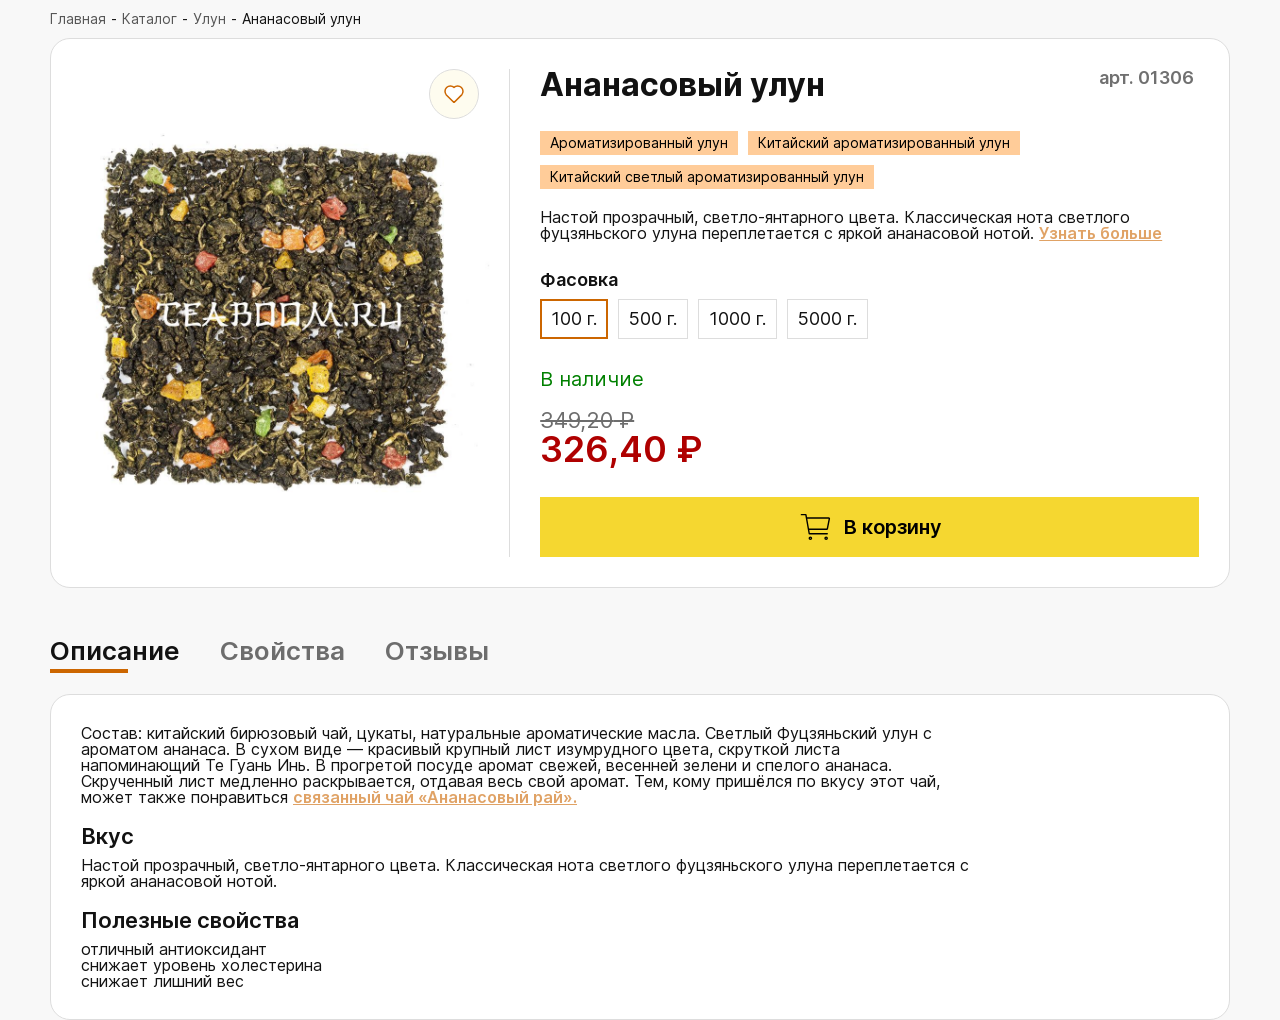
<file: teaboom/index.html>
<!DOCTYPE html>
<html lang="ru">
  <head>
    <meta charset="utf-8" />
    <title>
      Купить Ананасовый улун в Москве по доступной цене — интернет-магазин
      &quot;Чайный Бум&quot;
    </title>
    <meta name="description" content="Startpack project" />
    <meta name="viewport" content="width=device-width, initial-scale=1.0" />
    <link
      rel="shortcut icon"
      href="img/favicon/favicon.ico"
      type="image/x-icon"
    />
    <link href="css/rest.css" type="text/css" rel="stylesheet" />
    <link href="css/swiper.css" type="text/css" rel="stylesheet" />
    <link href="css/style.min.css" type="text/css" rel="stylesheet" />
  </head>

  <body>
    <div class="wrapper">
      <main>
        <ul
          itemscope=""
          itemtype="http://schema.org/BreadcrumbList"
          id="breadcrumbs"
          class="breadcrumbs container"
        >
          <li
            itemscope=""
            itemprop="itemListElement"
            itemtype="http://schema.org/ListItem"
          >
            <a itemprop="item" href="/"><span itemprop="name">Главная</span></a>
            <meta itemprop="position" content="1" />
          </li>
          <span class="define">-</span>
          <li
            itemscope=""
            itemprop="itemListElement"
            itemtype="http://schema.org/ListItem"
          >
            <a itemprop="item" href="/"><span itemprop="name">Каталог</span></a>
            <meta itemprop="position" content="2" />
          </li>
          <span class="define">-</span>
          <li
            itemscope=""
            itemprop="itemListElement"
            itemtype="http://schema.org/ListItem"
          >
            <a itemprop="item" href="/"><span itemprop="name">Улун</span></a>
            <meta itemprop="position" content="3" />
          </li>
          <span class="define">-</span>
          <li
            itemscope=""
            itemprop="itemListElement"
            itemtype="http://schema.org/ListItem"
          >
            <span itemprop="name">Ананасовый улун</span>
            <meta itemprop="position" content="4" />
          </li>
        </ul>
        <section class="product container">
          <div class="product__block">
            <div class="product__photo">
              <div class="product__fav">
                <svg
                  width="20"
                  height="18"
                  viewBox="0 0 20 18"
                  fill="none"
                  xmlns="http://www.w3.org/2000/svg"
                >
                  <path
                    fill-rule="evenodd"
                    clip-rule="evenodd"
                    d="M9.993 2.34691C9.0387 1.50883 7.78328 1 6.40796 1C3.42122 1 1 3.3997 1 6.35988C1 7.723 1.50639 8.9742 2.35199 9.92L10 17.5L17.4216 10.1444L17.641 9.9131C18.4866 8.9672 19 7.723 19 6.35988C19 3.3997 16.5788 1 13.592 1C12.2167 1 10.9613 1.50883 10.007 2.34692L10 2.33998L9.993 2.34691Z"
                    fill="#fff"
                    stroke="#8695AC"
                    stroke-width="1.5"
                  ></path>
                </svg>
              </div>
              <div class="product__photo-big swiper-slider">
                <div class="swiper-wrapper">
                  <img
                    class="product__img swiper-slide"
                    src="img/product.jpg"
                    alt="Ананасовый улун"
                  />
                  <img
                    class="product__img swiper-slide"
                    src="img/product.jpg"
                    alt="Ананасовый улун"
                  />
                  <img
                    class="product__img swiper-slide"
                    src="img/product.jpg"
                    alt="Ананасовый улун"
                  />
                </div>
                <div class="product__photo-big-prev">
                  <svg
                    width="24"
                    height="24"
                    viewBox="0 0 24 24"
                    fill="none"
                    xmlns="http://www.w3.org/2000/svg"
                  >
                    <path
                      d="M9.56982 18.0703L3.49982 12.0003L9.56982 5.93031"
                      stroke="black"
                      stroke-width="1.5"
                      stroke-miterlimit="10"
                      stroke-linecap="round"
                      stroke-linejoin="round"
                    ></path>
                    <path
                      opacity="0.4"
                      d="M20.5 12L3.67 12"
                      stroke="black"
                      stroke-width="1.5"
                      stroke-miterlimit="10"
                      stroke-linecap="round"
                      stroke-linejoin="round"
                    ></path>
                  </svg>
                </div>
                <div class="product__photo-big-next">
                  <svg
                    width="24"
                    height="24"
                    viewBox="0 0 24 24"
                    fill="none"
                    xmlns="http://www.w3.org/2000/svg"
                  >
                    <path
                      d="M14.4302 18.0703L20.5002 12.0003L14.4302 5.93031"
                      stroke="black"
                      stroke-width="1.5"
                      stroke-miterlimit="10"
                      stroke-linecap="round"
                      stroke-linejoin="round"
                    ></path>
                    <path
                      opacity="0.4"
                      d="M3.5 12L20.33 12"
                      stroke="black"
                      stroke-width="1.5"
                      stroke-miterlimit="10"
                      stroke-linecap="round"
                      stroke-linejoin="round"
                    ></path>
                  </svg>
                </div>
              </div>
            </div>
            <div class="product__info">
              <div class="product__info-top">
                <h1 class="product__info-top-title">Ананасовый улун</h1>
                <div class="product__info-top-article">
                  арт. <span>01306</span>
                </div>
              </div>
              <div class="product__info-tags">
                <a href="">Ароматизированный улун</a>
                <a href="">Китайский ароматизированный улун</a>
                <a href="">Китайский светлый ароматизированный улун</a>
              </div>
              <div class="product__info-description">
                Настой прозрачный, светло-янтарного цвета. Классическая нота
                светлого фуцзяньского улуна переплетается c яркой ананасовой
                нотой. <a href="#tabs-product" class="scroll">Узнать больше</a>
              </div>
              <div class="product__info-pack">
                <div class="product__info-pack-title">Фасовка</div>
                <div class="product__info-pack-list">
                  <div class="product__info-pack-item _active">
                    <input
                      type="radio"
                      name="pack"
                      value="100 г."
                      checked="checked"
                    />
                    <input type="hidden" name="article" value="01306" />
                    <input type="hidden" name="price" value="326,40" />
                    <input type="hidden" name="oldprice" value="349,20" />
                    100 г.
                  </div>
                  <div class="product__info-pack-item">
                    <input type="radio" name="pack" value="500 г." />
                    <input type="hidden" name="article" value="01307" />
                    <input type="hidden" name="price" value="1 432" />
                    <input type="hidden" name="oldprice" value="1 646" />
                    500 г.
                  </div>
                  <div class="product__info-pack-item">
                    <input type="radio" name="pack" value="1000 г." />
                    <input type="hidden" name="article" value="01308" />
                    <input type="hidden" name="price" value="2 064" />
                    <input type="hidden" name="oldprice" value="2 592" />
                    1000 г.
                  </div>
                  <div class="product__info-pack-item">
                    <input type="radio" name="pack" value="5000 г." />
                    <input type="hidden" name="article" value="01309" />
                    <input type="hidden" name="price" value="6 320" />
                    <input type="hidden" name="oldprice" value="8 710" />
                    5000 г.
                  </div>
                </div>
              </div>
              <div class="product__info-bottom">
                <div class="product__info-bottom-availability">В наличие</div>
                <del class="product__info-bottom-oldprice">
                  <span>349,20</span> ₽
                </del>
                <div class="product__info-bottom-price">
                  <span>326,40</span> ₽
                </div>
                <form action="#" method="post">
                  <input type="hidden" name="article_cart" value="01309" />
                  <button class="product__info-bottom-cart">
                    <svg
                      width="36px"
                      height="36px"
                      xmlns="http://www.w3.org/2000/svg"
                      class="ionicon"
                      viewBox="0 0 512 512"
                    >
                      <circle
                        cx="176"
                        cy="416"
                        r="16"
                        fill="none"
                        stroke="#000"
                        stroke-linecap="round"
                        stroke-linejoin="round"
                        stroke-width="20"
                      ></circle>
                      <circle
                        cx="400"
                        cy="416"
                        r="16"
                        fill="none"
                        stroke="#000"
                        stroke-linecap="round"
                        stroke-linejoin="round"
                        stroke-width="20"
                      ></circle>
                      <path
                        fill="none"
                        stroke="#000"
                        stroke-linecap="round"
                        stroke-linejoin="round"
                        stroke-width="20"
                        d="M48 80h64l48 272h256"
                      ></path>
                      <path
                        d="M160 288h249.44a8 8 0 007.85-6.43l28.8-144a8 8 0 00-7.85-9.57H128"
                        fill="none"
                        stroke="#000"
                        stroke-linecap="round"
                        stroke-linejoin="round"
                        stroke-width="20"
                      ></path>
                    </svg>
                    В корзину
                  </button>
                  <a href="#" class="product__info-bottom-link"
                    >Перейти в корзину</a
                  >
                </form>
              </div>
            </div>
          </div>
        </section>
        <section id="tabs-product" class="tabs-product container">
          <div class="tabs-product__top">
            <span class="_active">Описание</span>
            <span>Свойства</span>
            <span>Отзывы</span>
          </div>
          <div class="tabs-product__bottom">
            <div class="tabs-product__bottom-item">
              <p>
                Состав: китайский бирюзовый чай, цукаты, натуральные
                ароматические масла. Светлый Фуцзяньский улун с ароматом
                ананаса. В сухом виде — красивый крупный лист изумрудного цвета,
                скруткой листа напоминающий&nbsp;Те Гуань Инь. В прогретой
                посуде аромат свежей, весенней зелени и спелого ананаса.
                Скрученный лист медленно раскрывается, отдавая весь свой аромат.
                Тем, кому пришёлся по вкусу этот чай, может также
                понравиться&nbsp;<a href="#">связанный чай «Ананасовый рай».</a>
              </p>
              <h3>Вкус</h3>
              <p>
                Настой прозрачный,&nbsp;светло-янтарного цвета. Классическая
                нота светлого фуцзяньского улуна переплетается c яркой
                ананасовой нотой.
              </p>
              <h3>Полезные свойства</h3>
              <ul>
                <li>отличный антиоксидант</li>
                <li>снижает уровень холестерина</li>
                <li>снижает лишний вес</li>
              </ul>
            </div>
            <div class="tabs-product__bottom-item">
              <ul>
                <li>Воздействие: Сжигает жиры</li>
                <li>Время заваривания: 1-3 мин</li>
                <li>Категория: Ароматизированный</li>
                <li>Количество: 2 ч.л.</li>
                <li>Кофеин: Среднее содержание</li>
                <li>Объем: 500 мл</li>
                <li>Район происхождения: Фуцзянь</li>
                <li>Страна произрастания: Китай</li>
                <li>Температура воды: 80-85 °</li>
                <li>Упаковка: Бумажная с фольгой</li>
                <li>Фасовка: 100 г, 1000 г, 500 г, 5000 г</li>
                <li>Форма листа: крупные и плотно скрученные листочки</li>
                <li>Хранение: В холодильнике</li>
              </ul>
            </div>
            <div class="tabs-product__bottom-item">
              <h4 class="mb-20">
                Еще никто не оставлял отзывов. Будьте первым!
              </h4>
              <p>Авторизуйтесь, чтобы оставить отзыв. <a href="">Войти</a></p>
            </div>
          </div>
        </section>
      </main>
    </div>

    <script src="js/jquery-1.7.2.min.js"></script>
    <script src="js/swiper-bundle.js"></script>
    <script src="js/main.js"></script>
  </body>
</html>
</file>
<file: teaboom/css/rest.css>
/* Reset and base styles  */
* {
	padding: 0px;
	margin: 0px;
	border: none;
}

*,
*::before,
*::after {
	box-sizing: border-box;
}

/* Links */

a, a:link, a:visited  {
    text-decoration: none;
}

a:hover  {
    text-decoration: none;
}

/* Common */

aside, nav, footer, header, section, main {
	display: block;
}

h1, h2, h3, h4, h5, h6, p {
    font-size: inherit;
	font-weight: inherit;
}

ul, ul li {
	list-style: none;
}

img {
	vertical-align: top;
}

img, svg {
	max-width: 100%;
	height: auto;
}

address {
  font-style: normal;
}

/* Form */

input, textarea, button, select {
	font-family: inherit;
    font-size: inherit;
    color: inherit;
    background-color: transparent;
	outline: none !important;
}

input::-ms-clear {
	display: none;
}

textarea {
	resize: vertical;
}

button, input[type="submit"] {
    display: inline-block;
    box-shadow: none;
    background-color: transparent;
    background: none;
    cursor: pointer;
}

button::-moz-focus-inner {
	padding: 0;
	border: 0;
}

label {
	cursor: pointer;
}

legend {
	display: block;
}

input[type='file'] {
	max-width: 100%;
}
</file>
<file: teaboom/css/style.min.css>
@font-face{font-family:InterRegular;src:url(../fonts/Inter-Regular.ttf?#iefix) format("embedded-opentype"),url(../fonts/Inter-Regular.ttf) format("truetype"),url(../fonts/Inter-Regular.otf) format("opentype"),url(../fonts/Inter-Regular.woff) format("woff"),url(../fonts/Inter-Regular.woff2) format("woff2");font-weight:400;font-style:normal;font-display:swap}@font-face{font-family:InterBold;src:url(../fonts/Inter-Bold.ttf?#iefix) format("embedded-opentype"),url(../fonts/Inter-Bold.ttf) format("truetype"),url(../fonts/Inter-Bold.otf) format("opentype"),url(../fonts/Inter-Bold.woff) format("woff"),url(../fonts/Inter-Bold.woff2) format("woff2");font-weight:400;font-style:normal;font-display:swap}@font-face{font-family:InterSemiBold;src:url(../fonts/Inter-SemiBold.ttf?#iefix) format("embedded-opentype"),url(../fonts/Inter-SemiBold.ttf) format("truetype"),url(../fonts/Inter-SemiBold.otf) format("opentype"),url(../fonts/Inter-SemiBold.woff) format("woff"),url(../fonts/Inter-SemiBold.woff2) format("woff2");font-weight:400;font-style:normal;font-display:swap}html{box-sizing:border-box}*,::after,::before{box-sizing:inherit;margin:0;padding:0}body{background:#f8f8f8;color:#121212;font-family:InterRegular,Arial,sans-serif;font-size:14px;line-height:18px}a{text-decoration:none;color:inherit}.c{clear:both}img{border:none;outline:0;vertical-align:bottom}.no-js .warning{display:block!important;background:#c60;color:#fff;font-size:12px;line-height:14px;padding:15px;text-align:center}.container{width:100%;max-width:1660px;margin:0 auto;padding:0 50px}@media only screen and (max-width:991px){.container{padding:0 20px}}.breadcrumbs{padding-top:10px;padding-bottom:10px;display:flex;align-items:center;gap:5px}.breadcrumbs a{transition:all .2s ease;opacity:.7}.breadcrumbs a :hover{opacity:1;color:#c60}@media only screen and (max-width:768px){.breadcrumbs li:first-child,.breadcrumbs span:nth-child(2){display:none}}.product__block{display:flex;gap:30px;border-radius:20px;border:1px solid #ddd;background:#fff;padding:30px;padding-left:0;margin-bottom:50px}@media only screen and (max-width:1200px){.product__block{margin-bottom:30px;padding:20px;padding-left:0;gap:20px}}@media only screen and (max-width:768px){.product__block{flex-direction:column;align-items:center;padding:0;border-radius:10px;gap:0}}.product__fav{border-radius:50%;border:1px solid #ddd;background:#fefcef;display:flex;justify-content:center;align-items:center;width:50px;height:50px;transition:all .2s ease;cursor:pointer;position:absolute;right:30px;top:0;z-index:2}@media only screen and (max-width:768px){.product__fav{right:10px;top:20px;width:40px;height:40px}}.product__fav path{transition:all .2s ease;stroke:#c60}.product__fav:hover path{fill:#c60}.product__photo{width:40%;position:relative;border-right:1px solid #ddd;overflow:hidden;display:flex;justify-content:center;align-items:center}@media only screen and (max-width:768px){.product__photo{width:100%;max-width:400px;border-right:none}}.product__photo img{border-radius:20px}@media only screen and (max-width:768px){.product__photo img{border-radius:10px}}.product__photo-big-next,.product__photo-big-prev{border-radius:50%;width:50px;height:50px;display:flex;justify-content:center;align-items:center;background:#fc9;transition:all .2s ease;position:absolute;top:50%;transform:translateY(-50%);cursor:pointer;z-index:2;opacity:0!important}@media only screen and (max-width:768px){.product__photo-big-next,.product__photo-big-prev{opacity:1!important;width:40px;height:40px}}.product__photo-big-next path,.product__photo-big-prev path{transition:all .2s ease}.product__photo-big-next:hover,.product__photo-big-prev:hover{background:#c60}.product__photo-big-next:hover path,.product__photo-big-prev:hover path{stroke:#fff}.product__photo-big-prev{left:30px}@media only screen and (max-width:768px){.product__photo-big-prev{left:10px}}.product__photo-big-next{right:30px}@media only screen and (max-width:768px){.product__photo-big-next{right:10px}}.product__photo .swiper-button-disabled{display:none}@media only screen and (max-width:768px){.product__photo .swiper-button-disabled{display:flex;opacity:.6!important}}.product__photo:hover .product__photo-big-next,.product__photo:hover .product__photo-big-prev{opacity:1!important}.product__info{width:calc(60% - 30px);display:flex;flex-direction:column}@media only screen and (max-width:768px){.product__info{width:100%;border-top:1px solid #ddd;padding:20px}}.product__info-top{display:flex;align-items:flex-start;justify-content:space-between;gap:20px;margin-bottom:30px}@media only screen and (max-width:1200px){.product__info-top{margin-bottom:20px}}@media only screen and (max-width:768px){.product__info-top{flex-direction:column;justify-content:flex-start;gap:10px}}.product__info-top-title{font-family:InterBold;font-size:32px;line-height:100%}@media only screen and (max-width:1200px){.product__info-top-title{font-size:28px}}.product__info-top-article{width:100px;flex-shrink:0;font-family:IntersemiBold;font-size:18px;line-height:100%;opacity:.6}@media only screen and (max-width:991px){.product__info-top-article{font-size:16px}}.product__info-description{margin-bottom:30px;font-size:16px;line-height:100%}@media only screen and (max-width:1200px){.product__info-description{margin-bottom:20px}}@media only screen and (max-width:991px){.product__info-description{margin-bottom:15px}}.product__info-description a{text-decoration:underline;font-family:InterSemiBold;color:#c60;opacity:.6}.product__info-description a:hover{opacity:1;color:#c60}.product__info-tags{display:flex;gap:10px;flex-wrap:wrap;margin-bottom:20px;max-width:80%}@media only screen and (max-width:991px){.product__info-tags{max-width:100%;margin-bottom:15px;gap:5px}}.product__info-tags a{background:#fc9;color:#000;font-size:14px;line-height:100%;padding:5px 10px;transition:all .2s ease}.product__info-tags a:hover{background:#c60;color:#fff}@media only screen and (max-width:991px){.product__info-tags a{padding:3px 5px}}.product__info-pack{margin-bottom:30px}@media only screen and (max-width:1200px){.product__info-pack{margin-bottom:20px}}@media only screen and (max-width:991px){.product__info-pack{margin-bottom:15px}}.product__info-pack-title{font-size:18px;line-height:100%;font-family:InterSemiBold;margin-bottom:10px}@media only screen and (max-width:991px){.product__info-pack-title{font-size:16px}}.product__info-pack-list{display:flex;flex-wrap:wrap;gap:10px}@media only screen and (max-width:991px){.product__info-pack-list{gap:5px}}.product__info-pack-item{border:1px solid #ddd;padding:10px;transition:all .2s ease;font-size:18px;line-height:100%;position:relative;cursor:pointer}@media only screen and (max-width:1200px){.product__info-pack-item{padding:5px 10px}}@media only screen and (max-width:991px){.product__info-pack-item{padding:3px 5px;font-size:16px}}.product__info-pack-item input{display:none}.product__info-pack-item._active{opacity:1;border:1px solid #c60}.product__info-pack-item._active::before{content:"";position:absolute;left:0;top:0;width:100%;height:100%;border:1px solid #c60}.product__info-bottom{margin-top:auto;display:flex;flex-direction:column}.product__info-bottom-availability{font-size:20px;line-height:100%;margin-bottom:20px;color:green}@media only screen and (max-width:1200px){.product__info-bottom-availability{font-size:16px}}@media only screen and (max-width:991px){.product__info-bottom-availability{font-size:14px;margin-bottom:10px}}.product__info-bottom-oldprice{font-size:22px;line-height:100%;color:#6d6d6d}@media only screen and (max-width:1200px){.product__info-bottom-oldprice{font-size:18px}}@media only screen and (max-width:991px){.product__info-bottom-oldprice{font-size:16px}}.product__info-bottom-price{font-size:36px;line-height:100%;color:#af0000;font-family:InterSemiBold;margin-bottom:30px}@media only screen and (max-width:1200px){.product__info-bottom-price{font-size:30px;margin-bottom:20px}}@media only screen and (max-width:991px){.product__info-bottom-price{font-size:26px;margin-bottom:15px}}.product__info-bottom-cart{width:100%;height:60px;background:#f5d730;font-family:InterSemiBold;font-size:20px;line-height:100%;color:#000;display:flex;justify-content:center;align-items:center;gap:10px;text-align:center;cursor:pointer;transition:all .2s ease}@media only screen and (max-width:991px){.product__info-bottom-cart{font-size:18px;height:50px}}.product__info-bottom-cart circle,.product__info-bottom-cart path{transition:all .2s ease}.product__info-bottom-cart:hover{background:#c60;color:#fff}.product__info-bottom-cart:hover circle,.product__info-bottom-cart:hover path{stroke:#fff}.product__info-bottom-cart._hidden{display:none}.product__info-bottom-link{width:100%;height:60px;background:#fc9;font-family:InterSemiBold;font-size:20px;line-height:100%;color:#000;display:none;justify-content:center;align-items:center;gap:10px;text-align:center;cursor:pointer;transition:all .2s ease}@media only screen and (max-width:991px){.product__info-bottom-link{font-size:18px;height:50px}}.product__info-bottom-link:hover{background:#c60;color:#fff}.product__info-bottom-link._active{display:flex}.tabs-product__top{display:flex;gap:40px;align-items:center;margin-bottom:30px}@media only screen and (max-width:1200px){.tabs-product__top{margin-bottom:20px}}@media only screen and (max-width:768px){.tabs-product__top{gap:20px}}.tabs-product__top span{font-family:InterSemiBold;font-size:26px;line-height:100%;position:relative;opacity:.6;cursor:pointer}@media only screen and (max-width:1200px){.tabs-product__top span{font-size:22px}}@media only screen and (max-width:768px){.tabs-product__top span{font-size:18px}}.tabs-product__top span::before{content:"";position:absolute;top:calc(100% + 5px);left:0;height:4px;width:0;transition:all .2s ease;background:#c60}@media only screen and (max-width:768px){.tabs-product__top span::before{height:2px}}.tabs-product__top span:hover::before{width:25%}.tabs-product__top span._active{opacity:1}.tabs-product__top span._active::before{width:60%!important}.tabs-product__bottom{background:#fff;border-radius:20px;padding:30px;border:1px solid #ddd}@media only screen and (max-width:1200px){.tabs-product__bottom{padding:20px}}@media only screen and (max-width:768px){.tabs-product__bottom{border-radius:10px}}.tabs-product__bottom-item{max-width:80%;font-size:16px;line-height:100%}@media only screen and (max-width:991px){.tabs-product__bottom-item{max-width:100%}}.tabs-product__bottom-item p:not(:last-child){margin-bottom:20px}@media only screen and (max-width:1200px){.tabs-product__bottom-item p:not(:last-child){margin-bottom:15px}}.tabs-product__bottom-item ul:not(:last-child){margin-bottom:20px}@media only screen and (max-width:1200px){.tabs-product__bottom-item ul:not(:last-child){margin-bottom:15px}}.tabs-product__bottom-item h3,.tabs-product__bottom-item h4{font-family:InterSemiBold;font-size:22px;line-height:100%;margin-bottom:10px}.tabs-product__bottom-item:not(:first-child){display:none}.tabs-product__bottom-item a{text-decoration:underline;font-family:InterSemiBold;color:#c60;opacity:.6}.tabs-product__bottom-item a:hover{opacity:1;color:#c60}
</file>
